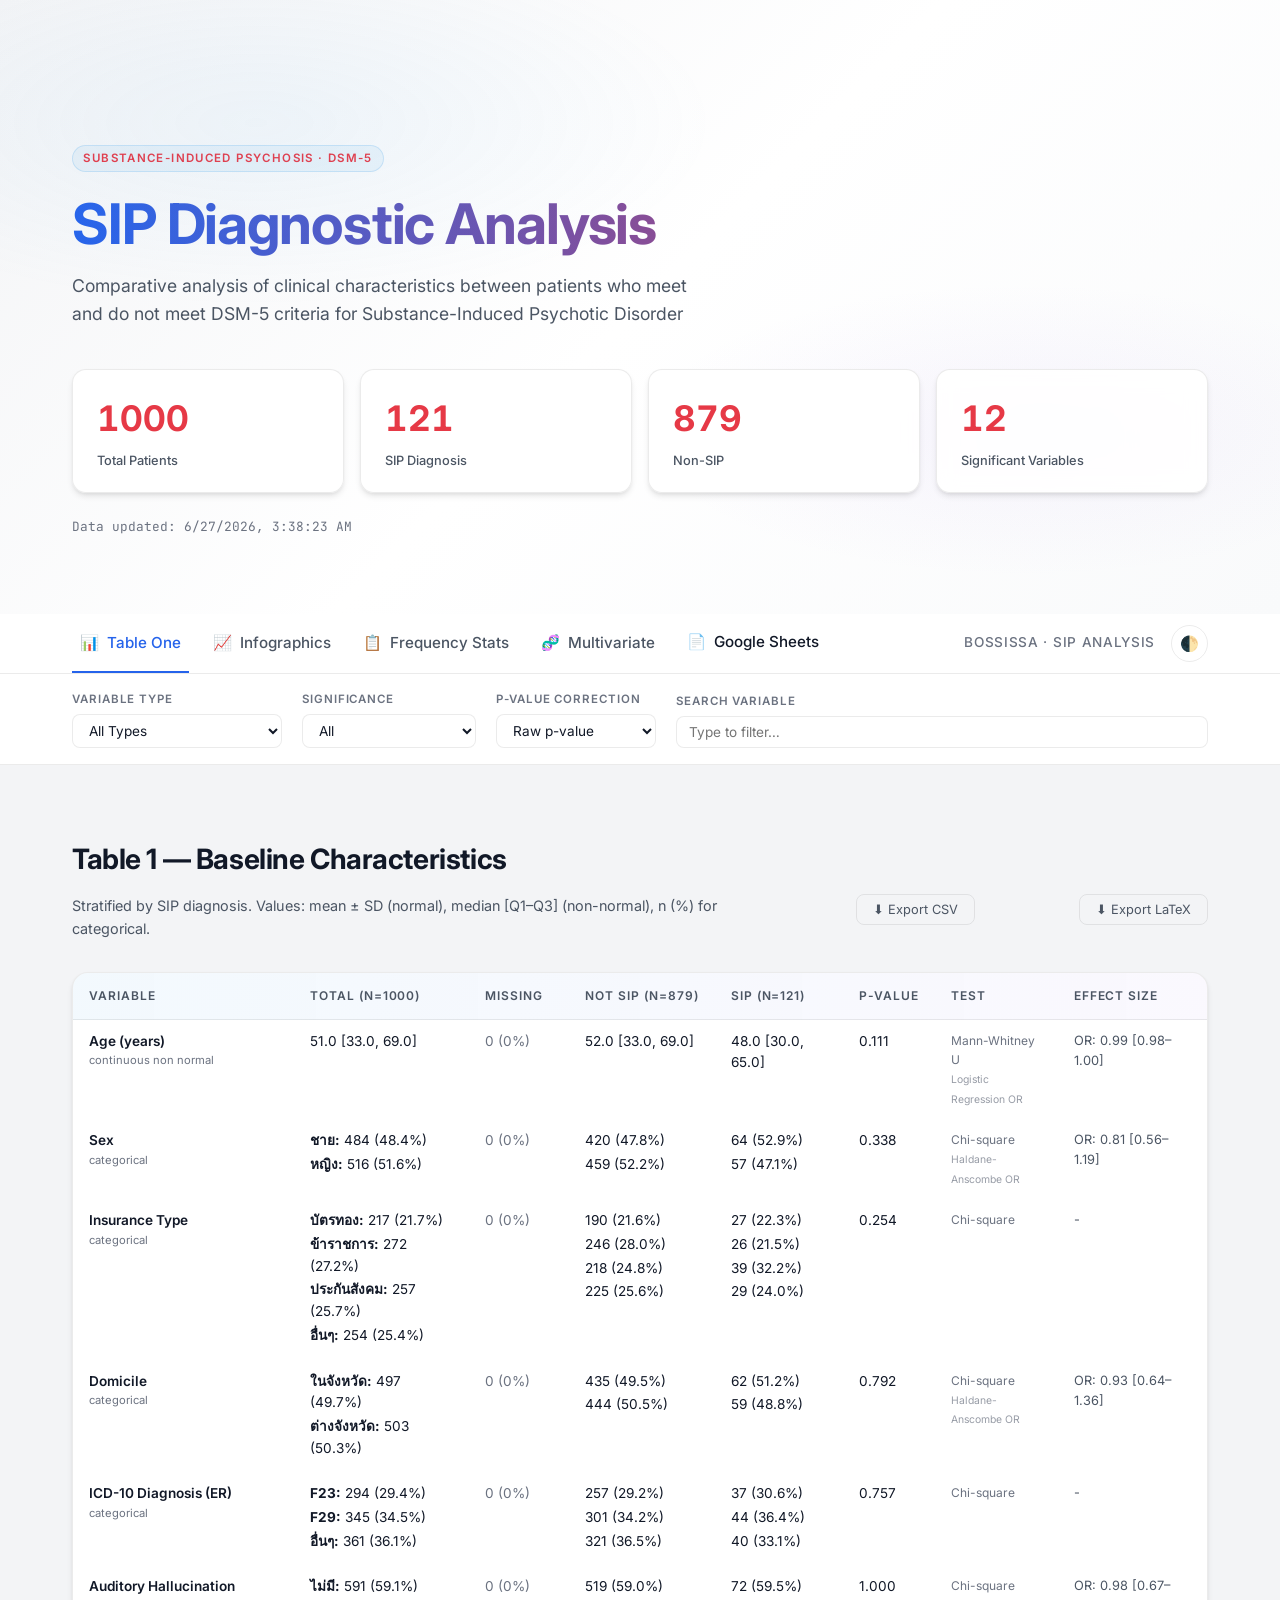
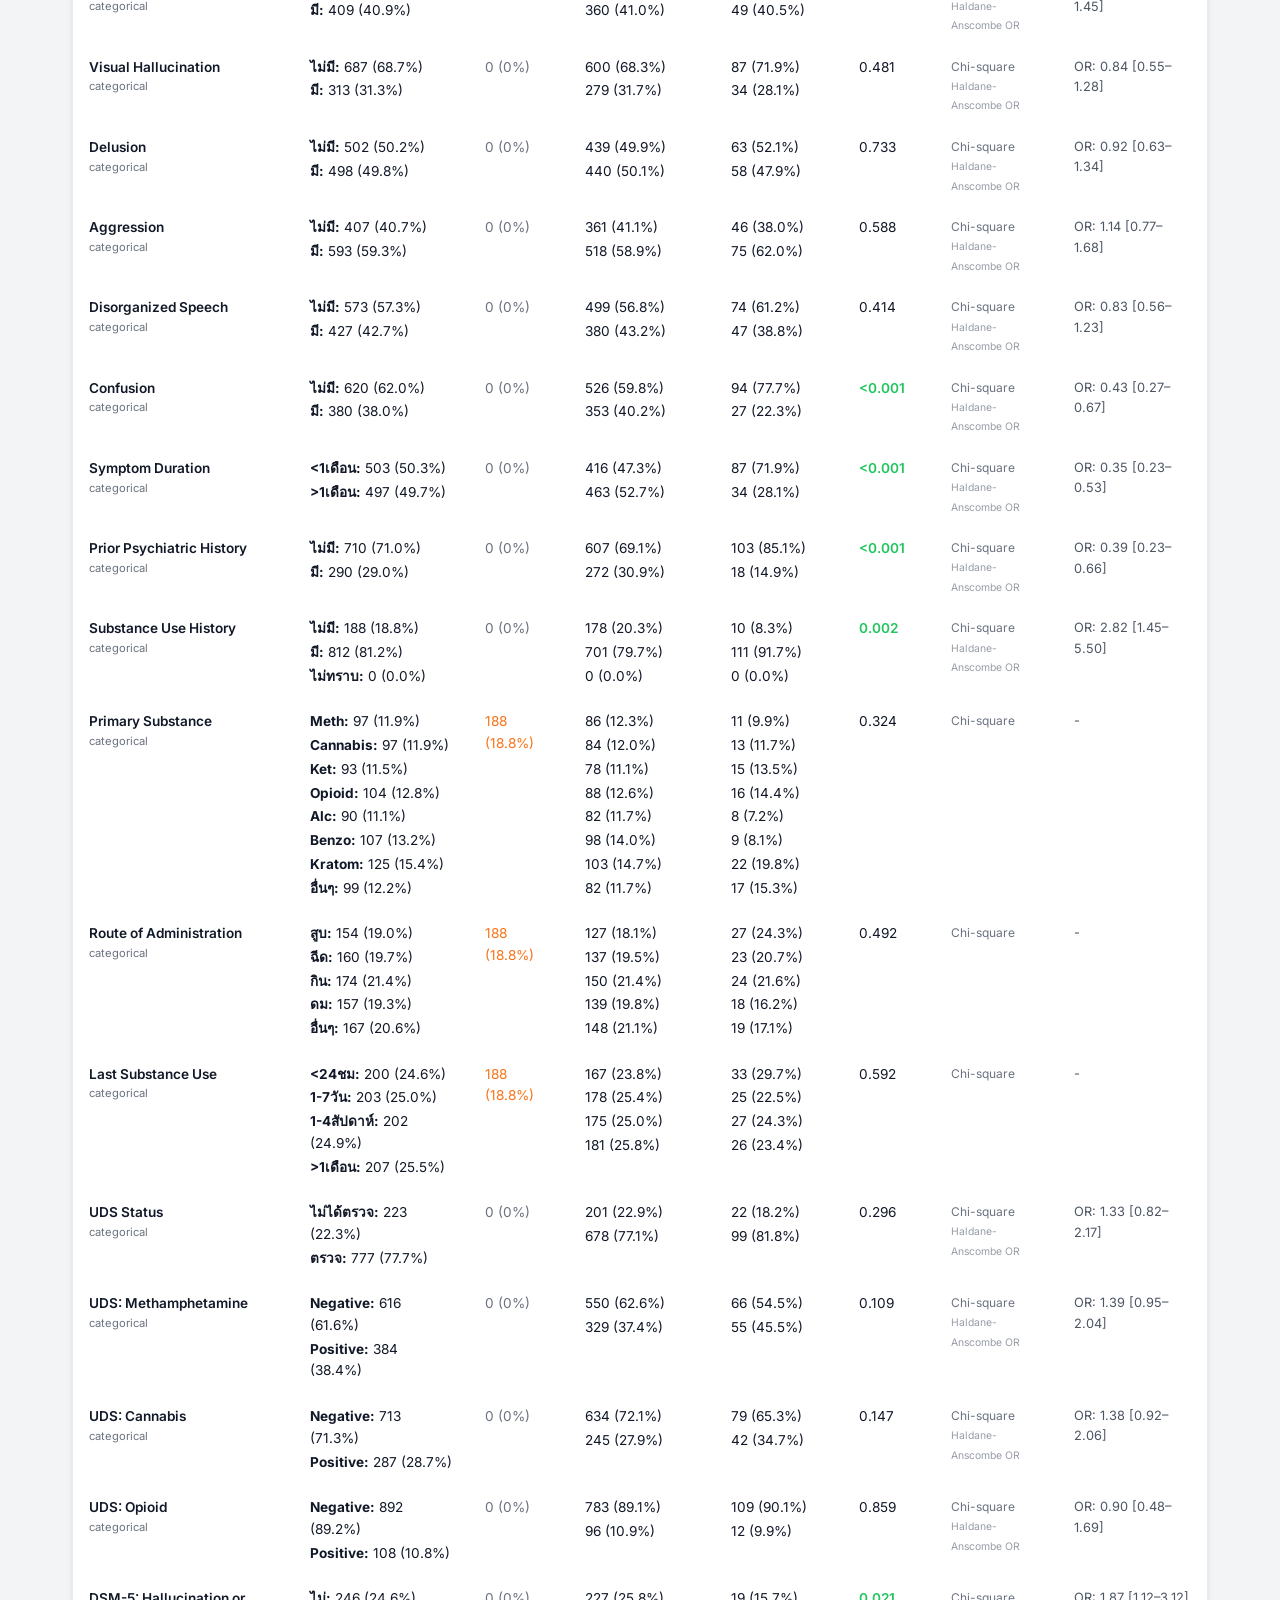
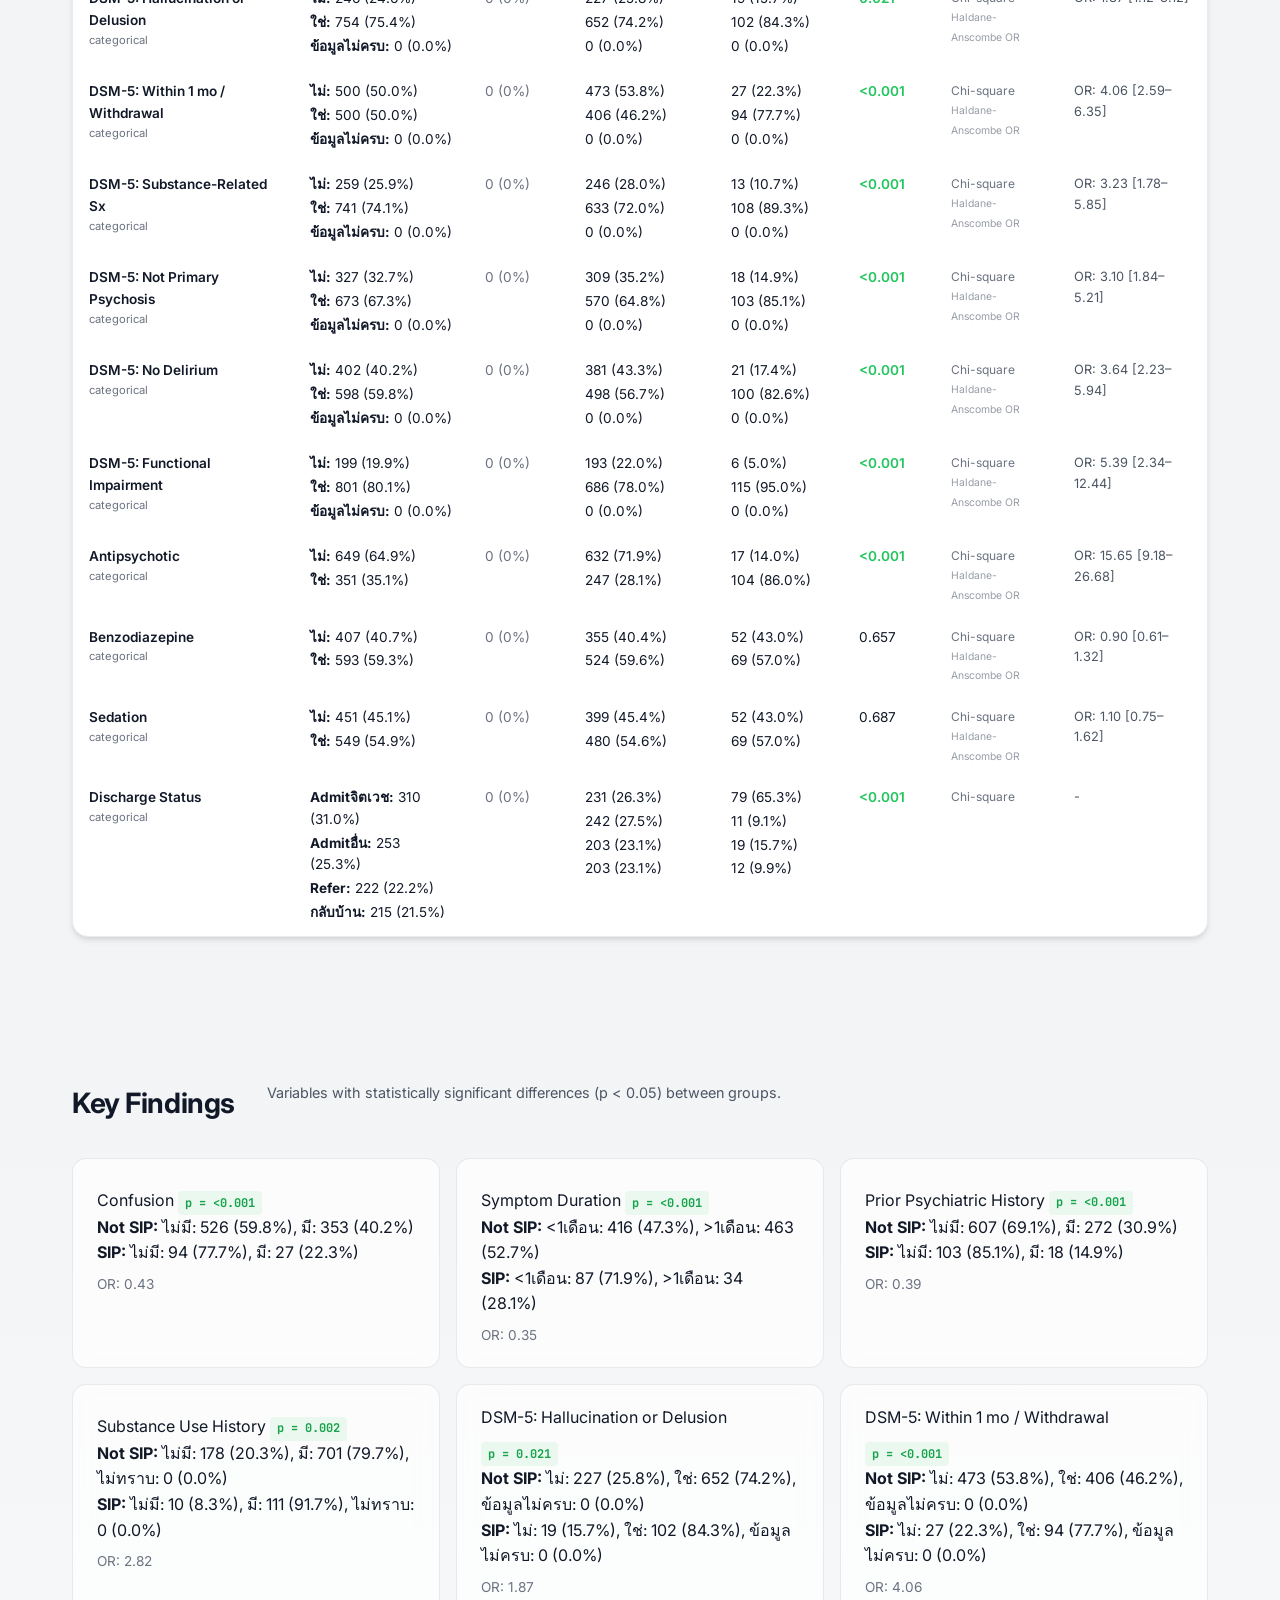
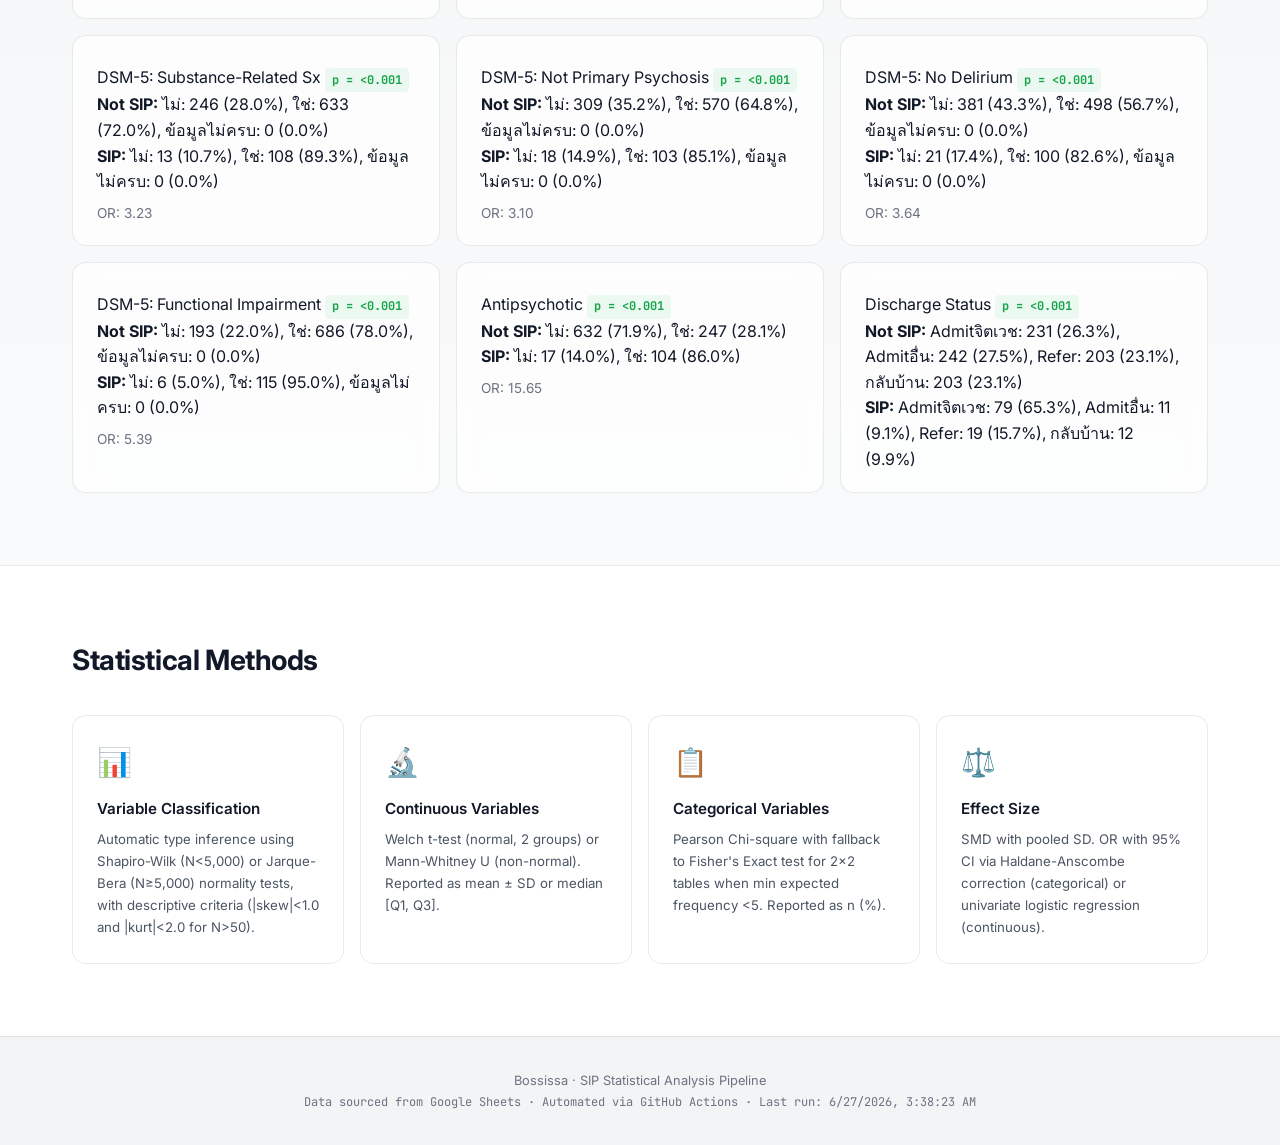
<file: docs/index.html>
<!DOCTYPE html>
<html lang="th" data-theme="light">
<head>
  <meta charset="UTF-8" />
  <meta name="viewport" content="width=device-width, initial-scale=1.0" />
  <title>SIP Statistical Analysis · Bossissa</title>
  <meta name="description" content="Substance-Induced Psychosis (SIP) statistical analysis — Table One and infographic visualizations comparing SIP vs Non-SIP groups." />
  <link rel="preconnect" href="https://fonts.googleapis.com" />
  <link rel="preconnect" href="https://fonts.gstatic.com" crossorigin />
  <link href="https://fonts.googleapis.com/css2?family=Inter:wght@300;400;500;600;700&family=JetBrains+Mono:wght@400;500;600;700&family=Sarabun:wght@300;400;500;600&display=swap" rel="stylesheet" />
  <!-- Plotly.js (CDN, minified) -->
  <script src="https://cdn.plot.ly/plotly-2.35.2.min.js" defer></script>
  <!-- Prevent dark mode FOUC: apply theme before first paint -->
  <script>
    (function(){var t=localStorage.getItem("bossissa-theme");if(t)document.documentElement.setAttribute("data-theme",t);})();
  </script>
  <link rel="stylesheet" href="index.css" />
</head>
<body>

  <!-- ═══════════════════════════ HERO ═══════════════════════════ -->
  <header class="hero" id="hero">
    <div class="hero-bg"></div>
    <div class="container">
      <div class="badge">Substance-Induced Psychosis · DSM-5</div>
      <h1 class="hero-title">SIP Diagnostic Analysis</h1>
      <p class="hero-subtitle">
        Comparative analysis of clinical characteristics between patients who
        meet and do not meet DSM-5 criteria for Substance-Induced Psychotic Disorder
      </p>
      <div class="stats-grid" id="stats-grid">
        <div class="stat-card skeleton"><span class="stat-value" id="stat-total">—</span><span class="stat-label">Total Patients</span></div>
        <div class="stat-card skeleton"><span class="stat-value" id="stat-sip">—</span><span class="stat-label">SIP Diagnosis</span></div>
        <div class="stat-card skeleton"><span class="stat-value" id="stat-non-sip">—</span><span class="stat-label">Non-SIP</span></div>
        <div class="stat-card skeleton"><span class="stat-value" id="stat-sig">—</span><span class="stat-label">Significant Variables</span></div>
      </div>
      <div class="meta-line" id="meta-line">Loading analysis…</div>
    </div>
  </header>

  <!-- ═══════════════════════════ TAB NAV ═════════════════════════ -->
  <nav class="tab-nav" id="tab-nav">
    <div class="container tab-nav-inner">
      <div class="tab-list" role="tablist">
        <button class="tab-btn active" id="tab-tableone" role="tab" aria-selected="true"  aria-controls="page-tableone">
          <span class="tab-icon">📊</span> Table One
        </button>
        <button class="tab-btn"        id="tab-charts"   role="tab" aria-selected="false" aria-controls="page-charts">
          <span class="tab-icon">📈</span> Infographics
        </button>
        <button class="tab-btn"        id="tab-stat"     role="tab" aria-selected="false" aria-controls="page-stat">
          <span class="tab-icon">📋</span> Frequency Stats
        </button>
        <button class="tab-btn"        id="tab-multi"    role="tab" aria-selected="false" aria-controls="page-multi">
          <span class="tab-icon">🧬</span> Multivariate
        </button>
        <a href="https://docs.google.com/spreadsheets/d/1JG5cGNaqo_2DB4Z7N-3w8Yz8eHkQhAhDLoUxMoymlAY/edit?usp=sharing" target="_blank" class="tab-btn" style="text-decoration: none; color: inherit;">
          <span class="tab-icon">📄</span> Google Sheets
        </a>
      </div>
      <div style="display:flex; align-items:center; gap: 1rem;">
        <span class="nav-brand">Bossissa · SIP Analysis</span>
        <button id="theme-toggle" class="tab-btn" aria-label="Toggle dark mode" style="padding: 0.5rem; border-radius: 50%; border: 1px solid var(--border);">
          <span class="tab-icon" id="theme-icon">🌓</span>
        </button>
      </div>
    </div>
  </nav>

  <!-- ═══════════════════════════════════════════════════════════════
       PAGE: TABLE ONE
  ══════════════════════════════════════════════════════════════════ -->
  <div id="page-tableone" role="tabpanel">

    <!-- Filter bar -->
    <section class="filter-bar">
      <div class="container filter-inner">
        <div class="filter-group">
          <label for="filter-type">Variable Type</label>
          <select id="filter-type">
            <option value="all">All Types</option>
            <option value="categorical">Categorical</option>
            <option value="continuous_normal">Continuous (Normal)</option>
            <option value="continuous_non_normal">Continuous (Non-Normal)</option>
          </select>
        </div>
        <div class="filter-group">
          <label for="filter-sig">Significance</label>
          <select id="filter-sig">
            <option value="all">All</option>
            <option value="sig">Significant (p&lt;0.05)</option>
            <option value="ns">Non-Significant</option>
          </select>
        </div>
        <div class="filter-group">
          <label for="filter-correction">P-value Correction</label>
          <select id="filter-correction">
            <option value="none">Raw p-value</option>
            <option value="bonferroni">Bonferroni</option>
            <option value="fdr_bh">BH-FDR</option>
          </select>
        </div>
        <div class="filter-group search-group">
          <label for="search-var">Search Variable</label>
          <input id="search-var" type="text" placeholder="Type to filter…" autocomplete="off" />
        </div>
      </div>
    </section>

    <!-- Table One -->
    <section class="section" id="table-section">
      <div class="container">
        <div class="section-header">
          <h2 class="section-title">Table 1 — Baseline Characteristics</h2>
          <p class="section-desc">Stratified by SIP diagnosis. Values: mean ± SD (normal), median [Q1–Q3] (non-normal), n (%) for categorical.</p>
          <button class="btn-export" id="btn-export-csv">⬇ Export CSV</button>
          <button class="btn-export" id="btn-export-latex">⬇ Export LaTeX</button>
        </div>
        <div class="table-wrapper" id="table-wrapper">
          <div class="loading-state" id="loading-state"><div class="spinner"></div><p>Loading analysis data…</p></div>
          <table class="tableone" id="tableone" hidden><thead id="thead"></thead><tbody id="tbody"></tbody></table>
        </div>
      </div>
    </section>

    <!-- Key Findings -->
    <section class="section findings-section" id="findings-section">
      <div class="container">
        <div class="section-header">
          <h2 class="section-title">Key Findings</h2>
          <p class="section-desc">Variables with statistically significant differences (p &lt; 0.05) between groups.</p>
        </div>
        <div class="findings-grid" id="findings-grid"></div>
      </div>
    </section>

    <!-- Methods -->
    <section class="section methods-section" id="methods-section">
      <div class="container">
        <div class="section-header"><h2 class="section-title">Statistical Methods</h2></div>
        <div class="methods-grid">
          <div class="method-card reveal">
            <div class="method-icon">📊</div>
            <h3>Variable Classification</h3>
            <p>Automatic type inference using Shapiro-Wilk (N&lt;5,000) or Jarque-Bera (N≥5,000) normality tests, with descriptive criteria (|skew|&lt;1.0 and |kurt|&lt;2.0 for N&gt;50).</p>
          </div>
          <div class="method-card reveal">
            <div class="method-icon">🔬</div>
            <h3>Continuous Variables</h3>
            <p>Welch t-test (normal, 2 groups) or Mann-Whitney U (non-normal). Reported as mean ± SD or median [Q1, Q3].</p>
          </div>
          <div class="method-card reveal">
            <div class="method-icon">📋</div>
            <h3>Categorical Variables</h3>
            <p>Pearson Chi-square with fallback to Fisher's Exact test for 2×2 tables when min expected frequency &lt;5. Reported as n (%).</p>
          </div>
          <div class="method-card reveal">
            <div class="method-icon">⚖️</div>
            <h3>Effect Size</h3>
            <p>SMD with pooled SD. OR with 95% CI via Haldane-Anscombe correction (categorical) or univariate logistic regression (continuous).</p>
          </div>
        </div>
      </div>
    </section>

  </div><!-- /page-tableone -->

  <!-- ═══════════════════════════════════════════════════════════════
       PAGE: INFOGRAPHICS
  ══════════════════════════════════════════════════════════════════ -->
  <div id="page-charts" role="tabpanel" hidden>

    <!-- Charts grid -->
    <section class="section" id="charts-section">
      <div class="container">
        <div class="section-header">
          <h2 class="section-title">Infographic Dashboard</h2>
          <p class="section-desc">Interactive Plotly visualizations. Hover for details, click legend to toggle groups, drag to zoom.</p>
        </div>

        <div class="charts-loading" id="charts-loading"><div class="spinner"></div><p>Rendering charts…</p></div>

        <div class="charts-grid" id="charts-grid">
          <!-- Plotly chart containers injected by JS -->
        </div>
      </div>
    </section>
  </div><!-- /page-charts -->

  <!-- ═══════════════════════════════════════════════════════════════
       PAGE: STATS
  ══════════════════════════════════════════════════════════════════ -->
  <div id="page-stat" role="tabpanel" hidden>

    <section class="section">
      <div class="container">
        <div class="loading-state" id="stat-loading-state"><div class="spinner"></div><p>Loading frequency data…</p></div>
        
        <div id="stat-content-area" hidden>
          
          <!-- Inclusion Criteria Table -->
          <div class="section-header" style="margin-top: 2rem;">
            <h2 class="section-title">Stratified by: Inclusion Criteria</h2>
          </div>
          <div class="table-wrapper">
            <table class="tableone">
              <thead id="thead-inclusion"></thead>
              <tbody id="tbody-inclusion"></tbody>
            </table>
          </div>

          <!-- Psychiatric History Table -->
          <div class="section-header" style="margin-top: 4rem;">
            <h2 class="section-title">Stratified by: Psychiatric History</h2>
          </div>
          <div class="table-wrapper">
            <table class="tableone">
              <thead id="thead-hx"></thead>
              <tbody id="tbody-hx"></tbody>
            </table>
          </div>

          <!-- SIP Diagnosis Table -->
          <div class="section-header" style="margin-top: 4rem;">
            <h2 class="section-title">Stratified by: SIP Diagnosis (All Groups)</h2>
          </div>
          <div class="table-wrapper">
            <table class="tableone">
              <thead id="thead-sip"></thead>
              <tbody id="tbody-sip"></tbody>
            </table>
          </div>

        </div>
      </div>
    </section>

  </div><!-- /page-stat -->

  <!-- ═══════════════════════════════════════════════════════════════
       PAGE: MULTIVARIATE
  ══════════════════════════════════════════════════════════════════ -->
  <div id="page-multi" role="tabpanel" hidden>

    <section class="section">
      <div class="container">
        <div class="loading-state" id="multi-loading-state"><div class="spinner"></div><p>Loading multivariate analysis…</p></div>

        <div id="multi-content-area" hidden>

          <!-- Summary -->
          <div class="section-header">
            <h2 class="section-title">Multivariate Logistic Regression</h2>
            <p class="section-desc">LASSO feature selection → Firth (penalized likelihood) + Standard MLE side-by-side. Adjusted odds ratios with 95% CI.</p>
          </div>

          <div class="stats-grid" id="multi-stats-grid" style="margin-bottom:2rem">
            <div class="stat-card"><span class="stat-value" id="multi-epv">—</span><span class="stat-label">Events Per Variable (EPV)</span></div>
            <div class="stat-card"><span class="stat-value" id="multi-n-features">—</span><span class="stat-label">Features Selected</span></div>
            <div class="stat-card"><span class="stat-value" id="multi-firth-sig">—</span><span class="stat-label">Firth Significant</span></div>
            <div class="stat-card"><span class="stat-value" id="multi-std-sig">—</span><span class="stat-label">Standard Significant</span></div>
          </div>

          <!-- Standard Results -->
          <div class="section-header" style="margin-top: 2rem;">
            <h2 class="section-title">Standard Logistic Regression (MLE)</h2>
            <p class="section-desc" id="multi-std-meta"></p>
          </div>
          <div class="table-wrapper">
            <table class="tableone">
              <thead id="thead-std"></thead>
              <tbody id="tbody-std"></tbody>
            </table>
          </div>

          <!-- Firth Results -->
          <div class="section-header" style="margin-top: 4rem;">
            <h2 class="section-title">Firth Logistic Regression (Explanatory)</h2>
            <p class="section-desc" id="multi-firth-meta"></p>
          </div>
          <div class="table-wrapper">
            <table class="tableone">
              <thead id="thead-firth"></thead>
              <tbody id="tbody-firth"></tbody>
            </table>
          </div>

          <!-- LASSO Results -->
          <div class="section-header" style="margin-top: 4rem;">
            <h2 class="section-title">LASSO Logistic Regression (Predictive)</h2>
            <p class="section-desc" id="multi-lasso-meta">10-fold Cross-Validation for predictive modeling.</p>
          </div>
          
          <div class="stats-grid" id="lasso-metrics-grid" style="margin-bottom:2rem; grid-template-columns: repeat(auto-fit, minmax(200px, 1fr));">
            <div class="stat-card"><span class="stat-value" id="lasso-auc">—</span><span class="stat-label">Cross-Validated AUC</span></div>
            <div class="stat-card"><span class="stat-value" id="lasso-brier">—</span><span class="stat-label">Cross-Validated Brier Score</span></div>
            <div class="stat-card"><span class="stat-value" id="lasso-c">—</span><span class="stat-label">Best Regularization (C)</span></div>
          </div>
          
          <!-- Calibration Plot -->
          <div class="chart-container reveal" style="margin-bottom:2rem;">
             <h3 class="chart-title" style="margin-bottom: 1rem;">Calibration Curve (LASSO 10-fold CV)</h3>
             <div id="calibration-plot" style="min-height: 400px;"></div>
          </div>

          <div class="table-wrapper">
            <table class="tableone">
              <thead id="thead-lasso"></thead>
              <tbody id="tbody-lasso"></tbody>
            </table>
          </div>

          <!-- Interpretation -->
          <div class="section-header" style="margin-top: 4rem;">
            <h2 class="section-title">Interpretation</h2>
          </div>
          <div class="methods-grid" id="multi-interp"></div>

        </div>
      </div>
    </section>

  </div><!-- /page-multi -->

  <!-- ═══════════════════════════ FOOTER ══════════════════════════ -->
  <footer class="footer">
    <div class="container">
      <p>Bossissa · SIP Statistical Analysis Pipeline</p>
      <p class="footer-meta">Data sourced from Google Sheets · Automated via GitHub Actions · <span id="footer-ts">—</span></p>
    </div>
  </footer>

  <script src="app.js"></script>
</body>
</html>
</file>
<file: docs/index.css>
/* ─────────────────────────────────────────────────────────────────
   Design System — CSS Custom Properties
───────────────────────────────────────────────────────────────── */
:root, [data-theme="light"] {
  --primary: #2563eb;
  --accent: #E63946;
  
  --bg-body: #F3F4F6;
  --bg-card: #FFFFFF;
  --bg-surface: #F9FAFB;
  --bg-glass: rgba(255, 255, 255, 0.7);

  --border: rgba(0, 0, 0, 0.08);
  --border-glow: rgba(37, 99, 235, 0.3);

  --text-primary: #111827;
  --text-secondary: #4B5563;
  --text-muted: #6B7280;

  --state-ok: #16a34a;
  --state-ok-bg: rgba(22, 163, 74, 0.1);
  --state-ok-border: rgba(22, 163, 74, 0.2);

  --state-warn: #d97706;
  --state-warn-bg: rgba(217, 119, 6, 0.1);
  --state-warn-border: rgba(217, 119, 6, 0.2);

  --state-err: #dc2626;
  --state-err-bg: rgba(220, 38, 38, 0.1);
  --state-err-border: rgba(220, 38, 38, 0.2);

  --state-neutral: #6b7280;
  --state-neutral-bg: rgba(107, 114, 128, 0.1);
  --state-neutral-border: rgba(107, 114, 128, 0.2);

  --gradient-hero: linear-gradient(135deg, #F3F4F6 0%, #FFFFFF 50%, #F9FAFB 100%);
  --gradient-card: linear-gradient(135deg, rgba(37,99,235,0.05) 0%, rgba(230,57,70,0.02) 100%);
  --gradient-sig:  linear-gradient(135deg, rgba(22,163,74,0.1), rgba(37,99,235,0.05));

  --radius-sm: 8px;
  --radius-md: 14px;
  --radius-lg: 16px;

  --accent-blue: #2563eb;
  --accent-3: #16a34a;
  --accent-red: #ef4444;
  --accent-green: #22c55e;
  --accent-orange: #f97316;
  --bg-paper: #FFFFFF;
  --shadow-card: 0 4px 6px -1px rgba(0, 0, 0, 0.1), 0 2px 4px -1px rgba(0, 0, 0, 0.06);
  --shadow: 0 4px 6px -1px rgba(0, 0, 0, 0.1), 0 2px 4px -1px rgba(0, 0, 0, 0.06);
  --shadow-hover: 0 10px 15px -3px rgba(0, 0, 0, 0.1), 0 4px 6px -2px rgba(0, 0, 0, 0.05);
  --shadow-glow: 0 0 40px rgba(37,99,235,0.12);

  --font-sans: 'Inter', -apple-system, sans-serif;
  --font-thai: 'Sarabun', sans-serif;
  --font-mono: 'JetBrains Mono', 'Courier New', monospace;

  --container: 1200px;
  --transition: 0.3s cubic-bezier(0.175, 0.885, 0.32, 1.275);
}

[data-theme="dark"] {
  --primary: #60A5FA;
  --accent: #F87171;
  
  --bg-body: #0F172A;
  --bg-card: #1E293B;
  --bg-surface: #0F172A;
  --bg-glass: rgba(30, 41, 59, 0.7);

  --border: rgba(255, 255, 255, 0.08);
  --border-glow: rgba(96, 165, 250, 0.3);

  --text-primary: #e8edf5;
  --text-secondary: #94a3b8;
  --text-muted: #64748b;

  --gradient-hero: linear-gradient(135deg, #0a0d14 0%, #0d1526 50%, #12092a 100%);
  --gradient-card: linear-gradient(135deg, rgba(96,165,250,0.08) 0%, rgba(248,113,113,0.04) 100%);
  --gradient-sig:  linear-gradient(135deg, rgba(22,163,74,0.15), rgba(96,165,250,0.08));

  --accent-blue: #60A5FA;
  --accent-3: #68d391;
  --accent-red: #f87171;
  --accent-green: #4ade80;
  --accent-orange: #fb923c;
  --bg-paper: #0a0d14;
  --shadow-card: 0 4px 24px rgba(0,0,0,0.4), 0 1px 3px rgba(0,0,0,0.2);
  --shadow: 0 4px 24px rgba(0,0,0,0.4), 0 1px 3px rgba(0,0,0,0.2);
  --shadow-hover: 0 12px 32px rgba(0,0,0,0.5), 0 4px 6px rgba(0,0,0,0.3);
}

/* ─────────────────────────────────────────────────────────────────
   Reset & Base
───────────────────────────────────────────────────────────────── */
*, *::before, *::after { box-sizing: border-box; margin: 0; padding: 0; }

html { scroll-behavior: smooth; }

body {
  font-family: var(--font-sans);
  background: var(--bg-body);
  color: var(--text-primary);
  line-height: 1.6;
  -webkit-font-smoothing: antialiased;
}

.container {
  max-width: var(--container);
  margin-inline: auto;
  padding-inline: clamp(1rem, 4vw, 2rem);
}

/* ─────────────────────────────────────────────────────────────────
   Hero
───────────────────────────────────────────────────────────────── */
.hero {
  position: relative;
  padding: clamp(5rem, 12vw, 9rem) 0 clamp(3rem, 6vw, 5rem);
  background: var(--gradient-hero);
  overflow: hidden;
}

.hero-bg {
  position: absolute;
  inset: 0;
  background:
    radial-gradient(ellipse 60% 50% at 20% 20%, rgba(99,179,237,0.08) 0%, transparent 60%),
    radial-gradient(ellipse 50% 40% at 80% 70%, rgba(159,122,234,0.07) 0%, transparent 60%);
  pointer-events: none;
}

.badge {
  display: inline-block;
  font-size: 0.72rem;
  font-weight: 600;
  letter-spacing: 0.12em;
  text-transform: uppercase;
  color: var(--accent);
  background: rgba(99,179,237,0.1);
  border: 1px solid rgba(99,179,237,0.25);
  border-radius: 100px;
  padding: 0.3em 0.9em;
  margin-bottom: 1.25rem;
}

.hero-title {
  font-size: clamp(2rem, 5vw, 3.5rem);
  font-weight: 700;
  line-height: 1.15;
  letter-spacing: -0.02em;
  margin-bottom: 1rem;
  background: linear-gradient(90deg, var(--primary), var(--accent));
  -webkit-background-clip: text;
  -webkit-text-fill-color: transparent;
  background-clip: text;
  color: transparent;
}

.hero-subtitle {
  font-size: clamp(0.95rem, 2vw, 1.1rem);
  color: var(--text-secondary);
  max-width: 620px;
  margin-bottom: 2.5rem;
}

/* Stats Grid */
.stats-grid {
  display: grid;
  grid-template-columns: repeat(auto-fit, minmax(160px, 1fr));
  gap: 1rem;
  margin-bottom: 1.5rem;
}

.stat-card {
  background: color-mix(in srgb, var(--bg-card), transparent 10%);
  border: 1px solid var(--border);
  border-radius: var(--radius-md);
  padding: 1.25rem 1.5rem;
  backdrop-filter: blur(10px);
  -webkit-backdrop-filter: blur(10px);
  display: flex;
  flex-direction: column;
  gap: 0.35rem;
  box-shadow: var(--shadow);
  transition: all var(--transition);
}

.stat-card:hover {
  border-color: var(--primary);
  transform: translateY(-4px);
  box-shadow: var(--shadow-hover);
}

.stat-value {
  font-size: clamp(1.6rem, 3vw, 2.2rem);
  font-weight: 700;
  font-variant-numeric: tabular-nums;
  color: var(--accent);
}

.stat-label {
  font-size: 0.8rem;
  color: var(--text-secondary);
  font-weight: 500;
}

.meta-line {
  font-size: 0.8rem;
  color: var(--text-muted);
  font-family: var(--font-mono);
}

.skeleton { animation: pulse 1.6s ease-in-out infinite; }
@keyframes pulse { 0%, 100% { opacity: 1; } 50% { opacity: 0.5; } }

/* ─────────────────────────────────────────────────────────────────
   Sticky Nav
───────────────────────────────────────────────────────────────── */
.sticky-nav {
  position: sticky;
  top: 0;
  z-index: 100;
  background: color-mix(in srgb, var(--bg-card), transparent 10%);
  backdrop-filter: blur(10px);
  -webkit-backdrop-filter: blur(10px);
  border-bottom: 1px solid var(--border);
  padding: 0.75rem 0;
}

.nav-inner {
  display: flex;
  align-items: center;
  justify-content: space-between;
  gap: 1rem;
}

.nav-brand {
  font-size: 0.85rem;
  font-weight: 600;
  color: var(--text-secondary);
}

.nav-links {
  display: flex;
  gap: 1.5rem;
}

.nav-links a {
  font-size: 0.85rem;
  color: var(--text-secondary);
  text-decoration: none;
  font-weight: 500;
  transition: color var(--transition);
}

.nav-links a:hover { color: var(--accent); }

/* ─────────────────────────────────────────────────────────────────
   Filter Bar
───────────────────────────────────────────────────────────────── */
.filter-bar {
  background: var(--bg-card);
  border-bottom: 1px solid var(--border);
  padding: 1rem 0;
}

.filter-inner {
  display: flex;
  align-items: flex-end;
  gap: 1.25rem;
  flex-wrap: wrap;
}

.filter-group {
  display: flex;
  flex-direction: column;
  gap: 0.35rem;
}

.filter-group label {
  font-size: 0.72rem;
  font-weight: 600;
  text-transform: uppercase;
  letter-spacing: 0.08em;
  color: var(--text-muted);
}

.filter-group select,
.filter-group input {
  background: var(--bg-glass);
  border: 1px solid var(--border);
  color: var(--text-primary);
  border-radius: var(--radius-sm);
  padding: 0.45rem 0.75rem;
  font-family: var(--font-sans);
  font-size: 0.85rem;
  outline: none;
  transition: border-color var(--transition);
  min-width: 160px;
}

.filter-group select:focus,
.filter-group input:focus {
  border-color: var(--accent);
}

.search-group { flex: 1; min-width: 200px; }
.search-group input { width: 100%; }

/* ─────────────────────────────────────────────────────────────────
   Sections
───────────────────────────────────────────────────────────────── */
.section {
  padding: clamp(2.5rem, 6vw, 4.5rem) 0;
}

.section-header {
  margin-bottom: 2rem;
  display: flex;
  align-items: flex-start;
  flex-wrap: wrap;
  gap: 0.75rem 2rem;
}

.section-title {
  font-size: clamp(1.25rem, 2.5vw, 1.75rem);
  font-weight: 700;
  letter-spacing: -0.015em;
}

.section-desc {
  font-size: 0.9rem;
  color: var(--text-secondary);
  max-width: 680px;
  flex-basis: 100%;
}

/* ─────────────────────────────────────────────────────────────────
   Table One
───────────────────────────────────────────────────────────────── */
.table-wrapper {
  overflow-x: auto;
  border-radius: var(--radius-lg);
  border: 1px solid var(--border);
  background: var(--bg-card);
  box-shadow: var(--shadow-card);
}

table.tableone {
  width: 100%;
  border-collapse: collapse;
  font-size: 0.85rem;
}

table.tableone thead tr {
  background: linear-gradient(90deg, rgba(99,179,237,0.08), rgba(159,122,234,0.05));
  border-bottom: 1px solid var(--border);
}

table.tableone th {
  padding: 0.85rem 1rem;
  text-align: left;
  font-size: 0.75rem;
  font-weight: 600;
  text-transform: uppercase;
  letter-spacing: 0.08em;
  color: var(--text-secondary);
  white-space: nowrap;
}

table.tableone td {
  padding: 0.65rem 1rem;
  border-bottom: 1px solid rgba(255,255,255,0.04);
  vertical-align: top;
  color: var(--text-primary);
}

table.tableone tr:last-child td { border-bottom: none; }

table.tableone tbody tr:hover {
  background: rgba(255,255,255,0.03);
}

table.tableone .col-var {
  font-weight: 600;
  color: var(--text-primary);
  min-width: 180px;
}

table.tableone .col-level {
  color: var(--text-secondary);
  padding-left: 1.75rem;
  font-style: italic;
  font-size: 0.82rem;
}

table.tableone .col-mono {
  font-family: var(--font-mono);
  font-size: 0.8rem;
}

/* p-value styling */
.pval-sig {
  color: var(--accent-3);
  font-weight: 700;
  font-family: var(--font-mono);
}
.pval-ns {
  color: var(--text-muted);
  font-family: var(--font-mono);
}
.pval-dash {
  color: var(--text-muted);
}

/* Row type badges */
.type-badge {
  display: inline-block;
  font-size: 0.65rem;
  font-weight: 600;
  letter-spacing: 0.06em;
  text-transform: uppercase;
  border-radius: 4px;
  padding: 0.15em 0.5em;
}
.type-badge.cat   { background: var(--state-neutral-bg); color: var(--state-neutral); border: 1px solid var(--state-neutral-border); }
.type-badge.norm  { background: var(--state-ok-bg);  color: var(--state-ok); border: 1px solid var(--state-ok-border); }
.type-badge.nonorm{ background: var(--state-warn-bg);  color: var(--state-warn); border: 1px solid var(--state-warn-border); }

/* Significant row highlight */
tr.sig-row > td:first-child {
  border-left: 3px solid var(--accent-3);
}

/* Export button */
.btn-export {
  margin-left: auto;
  background: transparent;
  border: 1px solid var(--border);
  color: var(--text-secondary);
  border-radius: var(--radius-sm);
  padding: 0.45rem 1rem;
  font-size: 0.8rem;
  font-family: var(--font-sans);
  cursor: pointer;
  transition: border-color var(--transition), color var(--transition), background var(--transition);
  white-space: nowrap;
}
.btn-export:hover {
  border-color: var(--accent);
  color: var(--accent);
  background: rgba(99,179,237,0.06);
}

/* Loading state */
.loading-state {
  display: flex;
  flex-direction: column;
  align-items: center;
  gap: 1rem;
  padding: 4rem 2rem;
  color: var(--text-muted);
  font-size: 0.9rem;
}

.spinner {
  width: 36px;
  height: 36px;
  border: 3px solid var(--border);
  border-top-color: var(--accent);
  border-radius: 50%;
  animation: spin 0.8s linear infinite;
}
@keyframes spin { to { transform: rotate(360deg); } }

/* Empty state */
.empty-state {
  padding: 3rem;
  text-align: center;
  color: var(--text-muted);
}

/* ─────────────────────────────────────────────────────────────────
   Key Findings
───────────────────────────────────────────────────────────────── */
.findings-section { background: linear-gradient(180deg, var(--bg-body) 0%, var(--bg-surface) 100%); }

.findings-grid {
  display: grid;
  grid-template-columns: repeat(auto-fill, minmax(280px, 1fr));
  gap: 1rem;
}

.finding-card {
  background: var(--bg-glass);
  backdrop-filter: blur(10px);
  -webkit-backdrop-filter: blur(10px);
  border: 1px solid var(--border);
  border-radius: var(--radius-md);
  padding: 1.25rem 1.5rem;
  transition: all var(--transition);
  animation: fadeUp 0.4s ease both;
}

.finding-card:hover {
  transform: translateY(-4px);
  border-color: var(--state-ok);
  box-shadow: var(--shadow-hover);
}

@keyframes fadeUp {
  from { opacity: 0; transform: translateY(16px); }
  to   { opacity: 1; transform: translateY(0); }
}

.finding-var {
  font-size: 0.72rem;
  font-weight: 600;
  text-transform: uppercase;
  letter-spacing: 0.08em;
  color: var(--accent-3);
  margin-bottom: 0.4rem;
}

.finding-label {
  font-size: 1rem;
  font-weight: 600;
  margin-bottom: 0.6rem;
}

.finding-stats {
  display: flex;
  flex-direction: column;
  gap: 0.25rem;
  font-size: 0.82rem;
  color: var(--text-secondary);
  font-family: var(--font-mono);
}

.finding-pval {
  margin-top: 0.75rem;
  display: inline-block;
  font-size: 0.75rem;
  font-weight: 700;
  font-family: var(--font-mono);
  background: rgba(104,211,145,0.12);
  color: var(--accent-3);
  border-radius: 4px;
  padding: 0.2em 0.6em;
}

.no-findings {
  grid-column: 1 / -1;
  text-align: center;
  color: var(--text-muted);
  padding: 2rem;
  font-size: 0.9rem;
}

/* ─────────────────────────────────────────────────────────────────
   Methods
───────────────────────────────────────────────────────────────── */
.methods-section { background: var(--bg-card); border-top: 1px solid var(--border); }

.methods-grid {
  display: grid;
  grid-template-columns: repeat(auto-fit, minmax(240px, 1fr));
  gap: 1rem;
}

.method-card {
  background: var(--bg-glass);
  border: 1px solid var(--border);
  border-radius: var(--radius-md);
  padding: 1.5rem;
  transition: border-color var(--transition), transform var(--transition);
}

.method-card:hover {
  border-color: var(--border-glow);
  transform: translateY(-2px);
}

.method-icon {
  font-size: 1.75rem;
  margin-bottom: 0.75rem;
  display: block;
}

.method-card h3 {
  font-size: 0.95rem;
  font-weight: 600;
  margin-bottom: 0.5rem;
}

.method-card p {
  font-size: 0.83rem;
  color: var(--text-secondary);
  line-height: 1.65;
}

/* Interpretation box (single text block with bullets) */
.interp-box {
  background: var(--bg-glass);
  border: 1px solid var(--border);
  border-radius: var(--radius-md);
  padding: 1.75rem 2rem;
  transition: border-color var(--transition);
}
.interp-box:hover {
  border-color: var(--border-glow);
}
.interp-box h3 {
  font-size: 1rem;
  font-weight: 700;
  color: var(--text-primary);
}
.interp-box li {
  font-size: 0.88rem;
  color: var(--text-secondary);
}

/* Reveal animation */
.reveal {
  opacity: 0;
  transform: translateY(16px);
  transition: opacity 0.5s ease, transform 0.5s ease;
}
.reveal.visible {
  opacity: 1;
  transform: none;
}

/* ─────────────────────────────────────────────────────────────────
   Footer
───────────────────────────────────────────────────────────────── */
.footer {
  border-top: 1px solid var(--border);
  padding: 2rem 0;
  text-align: center;
  color: var(--text-muted);
  font-size: 0.8rem;
  line-height: 1.8;
}

.footer-meta { font-family: var(--font-mono); font-size: 0.75rem; }

/* ─────────────────────────────────────────────────────────────────
   Responsive
───────────────────────────────────────────────────────────────── */
@media (max-width: 640px) {
  .nav-links { display: none; }
  .stats-grid { grid-template-columns: 1fr 1fr; }
  table.tableone th, table.tableone td { padding: 0.5rem 0.65rem; }
  .filter-inner { gap: 0.75rem; }
  .filter-group select, .filter-group input { min-width: 120px; }
}

@media (prefers-reduced-motion: reduce) {
  *, *::before, *::after { animation-duration: 0.01ms !important; transition-duration: 0.01ms !important; }
}

/* ─────────────────────────────────────────────────────────────────
   Tabs & Charts (Added)
───────────────────────────────────────────────────────────────── */
.tab-nav {
  background: var(--bg-paper);
  border-bottom: 1px solid var(--border);
  position: sticky;
  top: 0;
  z-index: 40;
}

.tab-nav-inner {
  display: flex;
  align-items: center;
  justify-content: space-between;
}

.tab-list {
  display: flex;
  gap: 1rem;
}

.tab-btn {
  background: transparent;
  border: none;
  border-bottom: 2px solid transparent;
  color: var(--text-secondary);
  font-family: 'Inter', sans-serif;
  font-size: 0.95rem;
  font-weight: 500;
  padding: 1rem 0.5rem;
  cursor: pointer;
  transition: all 0.2s ease;
  display: flex;
  align-items: center;
  gap: 0.5rem;
}

.tab-btn:hover {
  color: var(--text-primary);
}

.tab-btn.active {
  color: var(--accent-blue);
  border-bottom-color: var(--accent-blue);
}

.nav-brand {
  font-size: 0.85rem;
  color: var(--text-muted);
  font-weight: 500;
  letter-spacing: 0.05em;
  text-transform: uppercase;
}

/* Charts Grid */
.charts-grid {
  display: grid;
  grid-template-columns: repeat(auto-fit, minmax(500px, 1fr));
  gap: 1.5rem;
  margin-top: 1rem;
}

.chart-container {
  background: var(--bg-paper);
  border: 1px solid var(--border);
  border-radius: 12px;
  padding: 1rem;
  min-height: 400px;
  box-shadow: 0 4px 6px -1px rgba(0, 0, 0, 0.1);
}

.charts-loading {
  display: flex;
  flex-direction: column;
  align-items: center;
  justify-content: center;
  padding: 4rem 0;
  color: var(--text-secondary);
}

@media (max-width: 768px) {
  .charts-grid {
    grid-template-columns: 1fr;
  }
}
</file>
